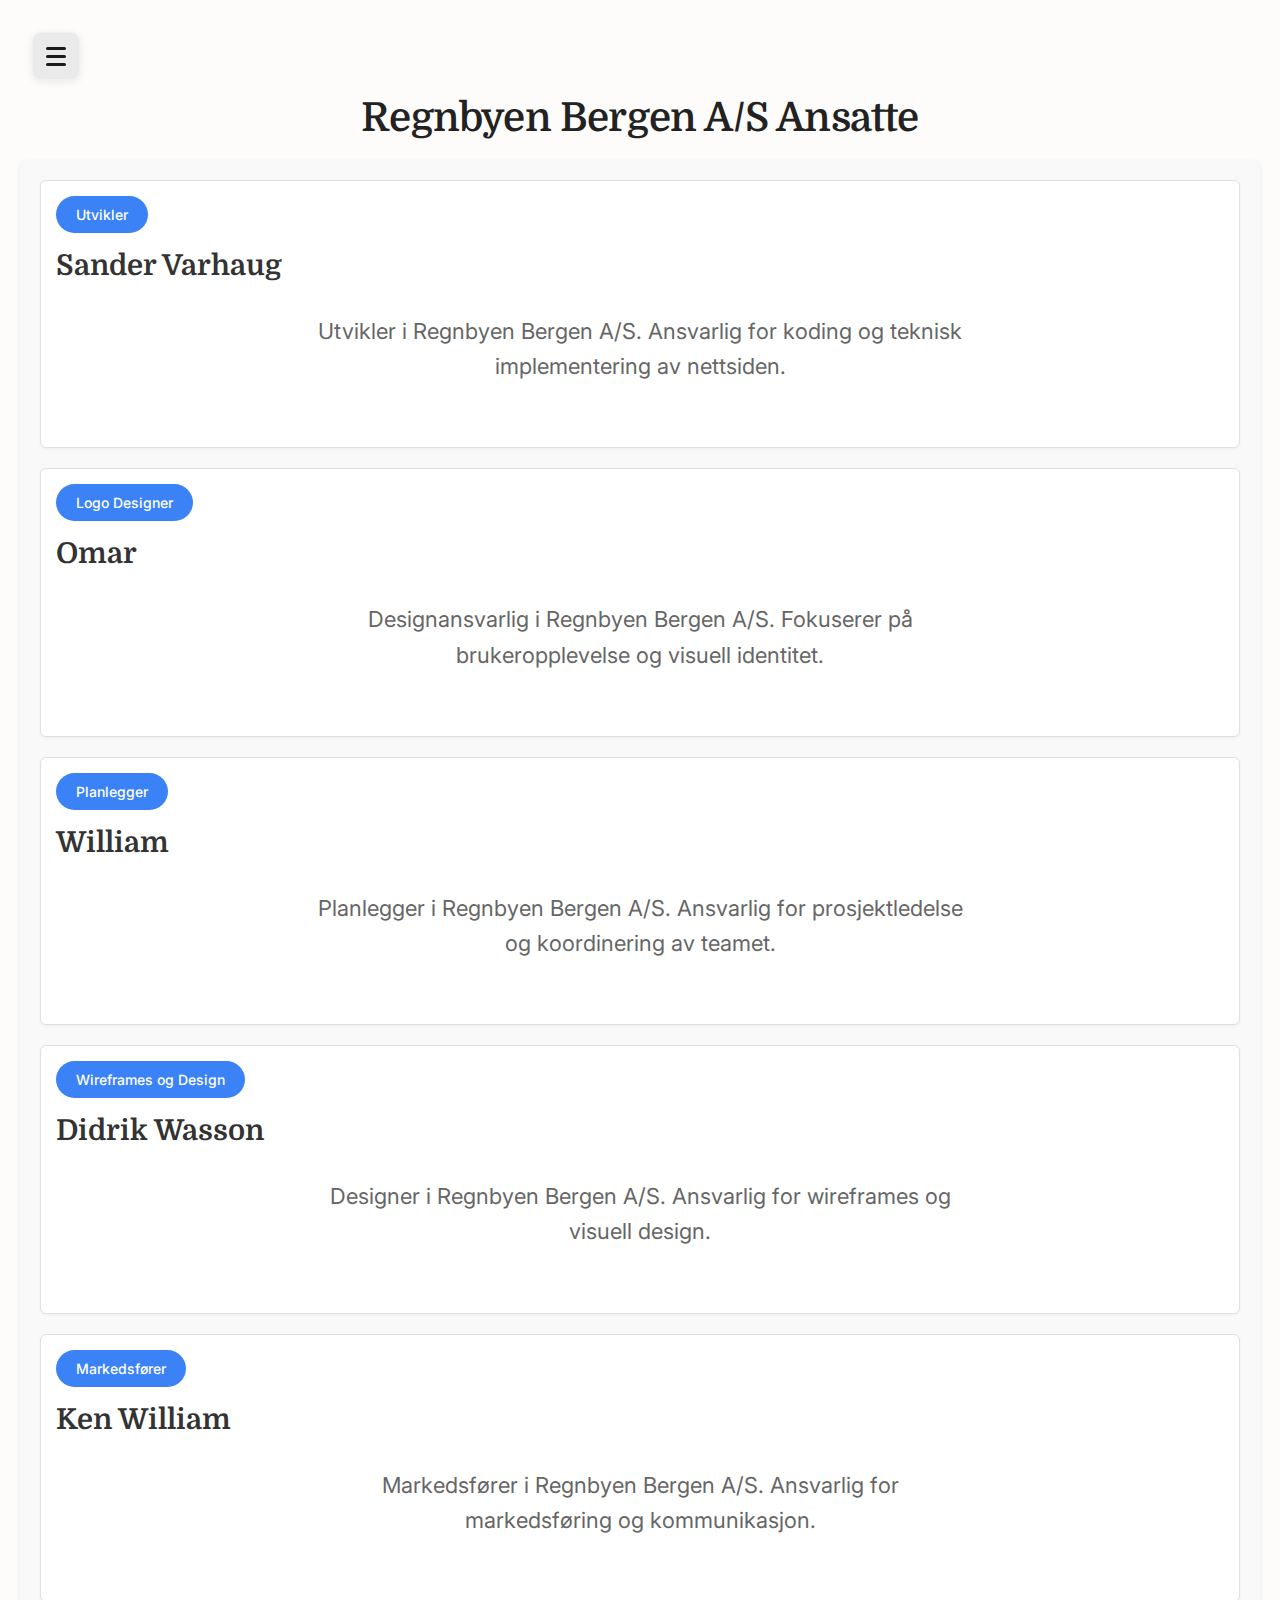
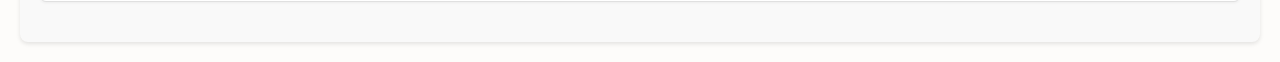
<file: RegnbyenBergen/MainPage/OmOss/OmOss.html>
<html>
    <head>
        <title>Om Oss</title>
        <link rel="stylesheet" href="OmOssStyleSheet.css">
        <link rel="stylesheet" href="../hjem2StyleSheet.css">
    </head>
    <body>
       <!-- Hamburger Menu -->
    <button class="menu-button" id="menuBtn">
        <span class="line"></span>
        <span class="line"></span>
        <span class="line"></span>
    </button>

    <div class="dropdown-menu" id="menu">
        <a href="index.html">Hjem</a>
        <a href="ProduktSide/ProduktSide.html">Produkter</a>
        <a href="OmOss/OmOss.html">Om Oss</a>
    </div>
        <h1 class="omoss-h1">Regnbyen Bergen A/S Ansatte</h1>
        <div class="omoss-container">
            <div class="omoss-card">
                <button class = "omoss-button">Utvikler</button>
                <h2 class="omoss-h2">Sander Varhaug</h2>
                <p class="omoss-p">Utvikler i Regnbyen Bergen A/S. Ansvarlig for koding og teknisk implementering av nettsiden.</p>
            </div>

            <div class="omoss-card">
                <button class = "omoss-button">Logo Designer</button>
                <h2 class="omoss-h2">Omar</h2>
                <p class="omoss-p">Designansvarlig i Regnbyen Bergen A/S. Fokuserer på brukeropplevelse og visuell identitet.</p>
            </div>

            <div class="omoss-card">
                <button class = "omoss-button">Planlegger</button>
                <h2 class="omoss-h2">William</h2>
                <p class="omoss-p">Planlegger i Regnbyen Bergen A/S. Ansvarlig for prosjektledelse og koordinering av teamet.</p>
            </div>

            <div class="omoss-card">
                <button class = "omoss-button">Wireframes og Design</button>
                <h2 class="omoss-h2">Didrik Wasson</h2>
                <p class="omoss-p">Designer i Regnbyen Bergen A/S. Ansvarlig for wireframes og visuell design.</p>
            </div>

            <div class="omoss-card">
                <button class = "omoss-button">Markedsfører</button>
                <h2 class="omoss-h2">Ken William</h2>
                <p class="omoss-p">Markedsfører i Regnbyen Bergen A/S. Ansvarlig for markedsføring og kommunikasjon.</p>
        </div>
    </body>
    <script>
         const menuBtn = document.getElementById('menuBtn');
        const menu = document.getElementById('menu');

        menuBtn.addEventListener('click', function() {
            menuBtn.classList.toggle('active');
            menu.classList.toggle('active');
        });

        document.addEventListener('click', function(e) {
            if (!menuBtn.contains(e.target) && !menu.contains(e.target)) {
                menuBtn.classList.remove('active');
                menu.classList.remove('active');
            }
        });
    </script>
</html>
</file>
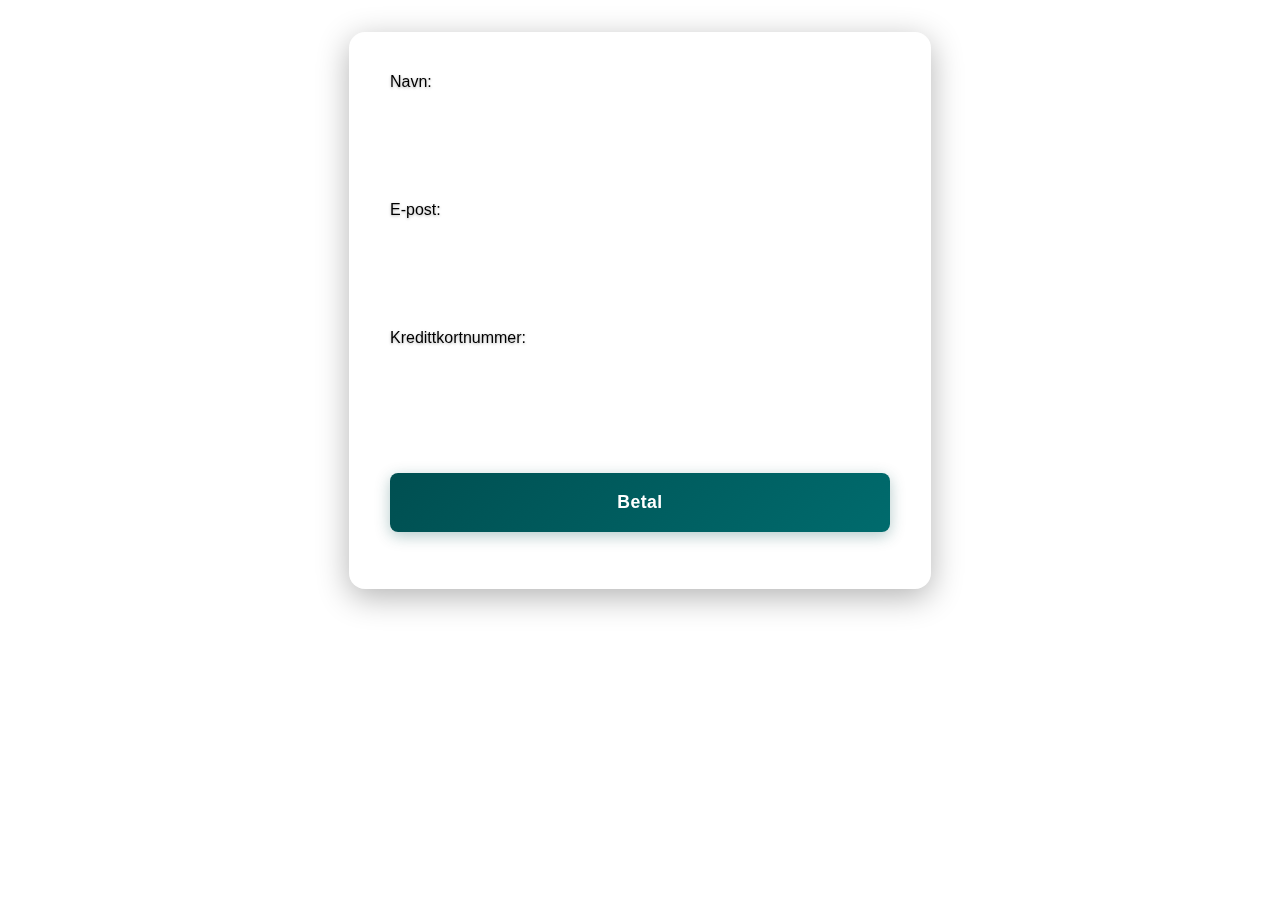
<file: RegnbyenBergen/MainPage/ProduktSide/Betaling.html>
<html>
    <head>
        <title>Betaling</title>
        <link rel="stylesheet" href="Betaling.css">
    </head>
    <body>
        <div class="paymentform">
            <form action="#" method="POST">
                <label for="name">Navn:</label>
                <input type="text" id="name" name="name" required>

                <label for="email">E-post:</label>
                <input type="email" id="email" name="email" required>

                <label for="card">Kredittkortnummer:</label>
                <input type="text" id="card" name="card" required>

                <button type="submit">Betal</button>
            </form>
        </div>
    </body>
</html>
</file>
<file: RegnbyenBergen/MainPage/OmOss/OmOssStyleSheet.css>
@import url('https://fonts.googleapis.com/css2?family=Inter:wght@300;400;500;600;700&display=swap');
@import url('https://fonts.googleapis.com/css2?family=Domine:wght@400..700&display=swap');



* {
    box-sizing: border-box;
    margin: 0;
    padding: 0;
    font-family: 'Inter', -apple-system, BlinkMacSystemFont, sans-serif;
}


body {
    background-color: #ffffff;
    color: #333333;
    margin: 0;
    padding: 0;
}



.omoss-h1 {
    font-family: 'Domine', serif;
    font-size: 2.5em;
    text-align: center;
    margin-bottom: 20px;
    color: #222222;
}
.omoss-container {
    margin: 20px;
    padding: 20px;
    background-color: #f9f9f9;
    border-radius: 8px;
    box-shadow: 0 2px 4px rgba(0, 0, 0, 0.1);
}
.omoss-card {
    background-color: #ffffff;
    border: 1px solid #e0e0e0;
    border-radius: 6px;
    padding: 15px;
    margin-bottom: 20px;
    box-shadow: 0 1px 3px rgba(0, 0, 0, 0.05);
}
.omoss-button {
    background: #3b82f6;
    color: #fff;
    display: inline-block;
    padding: 0.625rem 1.25rem;
    border-radius: 24px;
    margin-bottom: 1rem;
    border: none;
    font-size: 0.875rem;
    font-weight: 500;
    text-decoration: none;
    transition: all 0.2s ease;
    position: relative;
    z-index: 15;
    
}
.omoss-button:hover {
    background-color: #005fa3;
}
.omoss-h2 {
    font-size: 1.8em;
    font-family: 'Domine', serif;
    color: #333333;
    margin-bottom: 10px;
}
.omoss-p {
    color: #666666;
    line-height: 1.6;
}
</file>
<file: RegnbyenBergen/MainPage/hjem2StyleSheet.css>
/* ===== GOOGLE FONTS ===== */
@import url('https://fonts.googleapis.com/css2?family=Inter:wght@300;400;500;600;700&display=swap');
@import url('https://fonts.googleapis.com/css2?family=Domine:wght@400..700&display=swap');

/* ===== RESET ===== */
* {
  box-sizing: border-box;
  margin: 0;
  padding: 0;
  font-family: 'Inter', -apple-system, BlinkMacSystemFont, sans-serif;
}

body {
  background: #fdfcfa;
  color: #1a1a1a;
  position: relative;
  min-height: 100vh;
  -webkit-font-smoothing: antialiased;
  -moz-osx-font-smoothing: grayscale;
}

/* ===== ANIMASJONER ===== */
@keyframes fadeInUp {
  from {
    opacity: 0;
    transform: translateY(30px);
  }
  to {
    opacity: 1;
    transform: translateY(0);
  }
}

@keyframes spin {
  to { transform: rotate(360deg); }
}

@keyframes bounce {
    0%, 100% {
        transform: translateY(0);
    }
    50% {
        transform: translateY(-15px);
    }
}

@keyframes occasionalBounce {
    0%, 15%, 100% {
        transform: translateY(0);
    }
    5%, 10% {
        transform: translateY(15px);
    }
}

/* ===== VIDEO SECTION ===== */
.video-section {
    position: relative;
    width: calc(100% - 1rem);
    height: 98vh;
    overflow: hidden;
    background: #fdfcfa;
    border-radius: 24px;
    margin: 0.5rem auto;
    overflow: hidden;
}

.video-container {
  position: absolute;
  top: 0;
  left: 0;
  width: 100%;
  height: 100%;
  z-index: 1;
  border-radius: 24px;
  overflow: hidden;
}

.video-background {
  position: absolute;
  top: 50%;
  left: 50%;
  min-width: 100%;
  min-height: 100%;
  width: auto;
  height: auto;
  transform: translate(-50%, -50%);
  object-fit: cover;
  z-index: 0;
  border-radius: 24px;
}

.video-controls {
  position: fixed;
  bottom: 3rem;
  right: 3rem;
  z-index: 10000;
  display: flex;
  gap: 0.75rem;
}

.control-btn {
  width: 48px;
  height: 48px;
  background: rgba(255, 255, 255, 0.9);
  backdrop-filter: blur(10px);
  border: 1px solid rgba(0, 0, 0, 0.1);
  border-radius: 50%;
  color: #1a1a1a;
  font-size: 1.1rem;
  cursor: pointer;
  transition: all 0.2s ease;
  display: flex;
  align-items: center;
  justify-content: center;
  box-shadow: 0 2px 8px rgba(0, 0, 0, 0.08);
}

.control-btn:hover,
.control-btn:focus {
  background: rgba(255, 255, 255, 1);
  transform: scale(1.05);
  box-shadow: 0 4px 12px rgba(0, 0, 0, 0.12);
  outline: none;
}

.scroll-indicator {
  position: absolute;
  bottom: 4rem;
  left: 50%;
  transform: translateX(-50%);
  z-index: 10;
  opacity: 0.6;
  animation: fadeInUp 1s ease-out 1s both;
}

.scroll-arrow {
  color: #ffffffff;
  font-size: 1.5rem;
  animation: occasionalBounce 8s ease-in-out infinite;
  animation-delay: 4s;
}

@media (max-width: 768px) {
    .video-section {
        width: calc(100% - 2rem); /* Smaller margins on mobile */
        margin: 1rem auto;
        border-radius: 16px;
    }
}

    .video-container,
    .video-background {
        border-radius: 16px;
    }
}

/* ===== MUTE INDICATOR ===== */
.mute-indicator {
  position: fixed;
  top: 2rem;
  right: 2rem;
  z-index: 10000;
  background: rgba(0, 0, 0, 0.9);
  color: #fff;
  padding: 0.75rem 1.25rem;
  border-radius: 24px;
  font-size: 0.875rem;
  font-weight: 500;
  opacity: 0;
  transition: opacity 0.3s ease;
  pointer-events: none;
}

.mute-indicator.show {
  opacity: 1;
}

/* ===== LOADING SCREEN ===== */
.loading-screen {
  position: fixed;
  top: 0;
  left: 0;
  width: 100%;
  height: 100%;
  background: #fdfcfa;
  display: flex;
  justify-content: center;
  align-items: center;
  z-index: 9999;
  transition: opacity 0.5s ease;
}

.loading-screen.hidden {
  opacity: 0;
  pointer-events: none;
}

.spinner {
  width: 48px;
  height: 48px;
  border: 2px solid rgba(0, 0, 0, 0.1);
  border-top-color: #1a1a1a;
  border-radius: 50%;
  animation: spin 0.8s linear infinite;
}

/* ===== CONTENT SECTION ===== */
.content-section {
  position: relative;
  z-index: 2;
  padding: 4rem 0;
  max-width: 1400px;
  margin: 0 auto;
}

/* ===== HAMBURGER MENU ===== */
.menu-button {
  position: fixed;
  top: 2rem;
  left: 2rem;
  width: 48px;
  height: 48px;
    background: rgba(165, 167, 168, 0.2);
    backdrop-filter: blur(8px);
    -webkit-backdrop-filter: blur(8px);
    border: 1px solid rgba(255, 255, 255, 0.3);
    box-shadow: 0 8px 32px 0 rgba(31, 38, 135, 0.15);
  border-radius: 20%;
  cursor: pointer;
  display: flex;
  flex-direction: column;
  justify-content: center;
  align-items: center;
  gap: 5px;
  z-index: 10001;
  box-shadow: 0 2px 8px rgba(0, 0, 0, 0.08);
  transition: all 0.2s ease;
}

.menu-button:hover,
.menu-button:focus {
    background: rgba(255, 255, 255, 0.25);
    border: 1px solid rgba(255, 255, 255, 0.4);
    box-shadow: 0 8px 32px 0 rgba(31, 38, 135, 0.2);
}

.menu-button .line {
  width: 20px;
  height: 3px;
  background: #1a1a1a;
  border-radius: 2px;
  transition: 0.3s ease;
}
.menu-button{
  /* border: none; */
}
.menu-button.active{
  border: none;
  background: inherit;
  backdrop-filter: none;
  box-shadow: none;
  
}
.menu-button.active .line:nth-child(1) {
  transform: rotate(45deg) translate(6px, 6px);
}

.menu-button.active .line:nth-child(2) {
  opacity: 0;
}

.menu-button.active .line:nth-child(3) {
  transform: rotate(-45deg) translate(6px, -6px);
}

.dropdown-menu {
  position: fixed;
  top: 2rem;
  left: 2rem;
  padding: 1rem;
  width: 200px;
  background: rgba(255, 255, 255, 0.98);
  backdrop-filter: blur(20px);
  border: 1px solid rgba(0, 0, 0, 0.1);
  border-radius: 16px;
  padding: 1rem;
  box-shadow: 0 8px 32px rgba(0, 0, 0, 0.12);
  opacity: 0;
  visibility: hidden;
  transform: translateY(-10px);
  transition: all 0.2s ease;
  z-index: 10000;
}
#menu a{
}
#menu a:nth-child(1){
  margin-top: 2rem;
}

.dropdown-menu.active {
  opacity: 1;
  visibility: visible;
  transform: translateY(0);

}

.dropdown-menu a {
  display: block;
  color: #1a1a1a;
  text-decoration: none;
  padding: 1rem 1.25rem;
  transition: all 0.2s ease;
  border-radius: 8px;
  font-weight: 500;
  font-size: 0.95rem;
}

.dropdown-menu a:hover,
.dropdown-menu a:focus {
  background: rgba(0, 0, 0, 0.04);
  outline: none;
}

/* ===== TYPOGRAPHY ===== */
h1, .h1standard {
  font-family: 'Domine', serif;
  text-align: center;
  color: #1a1a1a;
  font-size: clamp(2.5rem, 5vw, 4rem);
  font-weight: 600;
  margin: 6rem auto 2rem;
  max-width: 1000px;
  line-height: 1.1;
  letter-spacing: -0.02em;
  padding: 0 2rem;
  animation: fadeInUp 0.8s ease-out;
}

p, .standard {
  text-align: center;
  color: #4a4a4a;
  font-size: clamp(1.125rem, 2vw, 1.375rem);
  font-weight: 400;
  margin: 2rem auto 3rem;
  max-width: 720px;
  line-height: 1.7;
  padding: 0 2rem;
  animation: fadeInUp 0.8s ease-out 0.2s both;
}


/* ===== CARDS ===== */
.content-wrapper {
  margin: 4rem auto;
  max-width: 1400px;
  display: grid;
  grid-template-columns: repeat(auto-fit, minmax(320px, 1fr));
  gap: 2rem;
  padding: 0 2rem;
}

.card {
  border: 1px solid rgba(0, 0, 0, 0.08);
  margin: 0;
  position: relative;
  height: 28rem;
  overflow: hidden;
  border-radius: 20px;
  box-shadow: 0 4px 24px rgba(0, 0, 0, 0.06);
  transition: all 0.4s cubic-bezier(0.4, 0, 0.2, 1);
  background: #ffffff;
}

.card:hover,
.card:focus-within {
  transform: translateY(-4px);
  box-shadow: 0 12px 48px rgba(0, 0, 0, 0.12);
  border-color: rgba(0, 0, 0, 0.12);
}

.card-link {
  position: absolute;
  top: 0;
  left: 0;
  width: 100%;
  height: 100%;
  z-index: 10;
  display: block;
  text-decoration: none;
}

.card-image {
  width: 100%;
  height: 100%;
  object-fit: cover;
  transition: transform 0.6s cubic-bezier(0.4, 0, 0.2, 1);
}

.card:hover .card-image {
  transform: scale(1.05);
}

.card__text-wrapper {
  position: absolute;
  bottom: 0;
  left: 0;
  right: 0;
  padding: 2rem;
  color: #1a1a1a;
  background: linear-gradient(to top, rgba(255, 255, 255, 0.98), rgba(255, 255, 255, 0));
  backdrop-filter: blur(10px);
  z-index: 3;
}

.card__title {
  color: #1a1a1a;
  font-size: 1.5rem;
  font-weight: 600;
  margin-bottom: 0.5rem;
  letter-spacing: -0.01em;
}

.card__small-text {
  font-size: 0.875rem;
  margin-bottom: 0.75rem;
  color: #666;
  font-weight: 500;
}

.card__details-wrapper {
  max-height: 0;
  opacity: 0;
  overflow: hidden;
  transition: max-height 0.4s ease, opacity 0.4s ease;
}

.card:hover .card__details-wrapper {
  max-height: 200px;
  opacity: 1;
}

.card__paragraph {
  font-weight: 400;
  line-height: 1.6;
  margin-bottom: 1rem;
  color: #4a4a4a;
  font-size: 0.95rem;
}

.card__link {
  background: #3b82f6; /* Changed from #ffb13cff */
  color: #fff;
  display: inline-block;
  padding: 0.625rem 1.25rem;
  border-radius: 24px;
  margin-top: 0.5rem;
  border: none;
  font-size: 0.875rem;
  font-weight: 500;
  text-decoration: none;
  transition: all 0.2s ease;
  position: relative;
  z-index: 15;
}

.card__link:hover,
.card__link:focus {
  background: #2563eb; /* Changed from #c07300ff */
  transform: translateY(-2px);
  outline: none;
  box-shadow: 0 4px 12px rgba(0, 0, 0, 0.2);
}

/* ===== HERO ===== */
.hero {
  background: #ffffff;
  border: 1px solid rgba(0, 0, 0, 0.08);
  border-radius: 24px;
  margin: 6rem auto;
  max-width: 1400px;
  box-shadow: 0 4px 24px rgba(0, 0, 0, 0.06);
  overflow: hidden;
}

.hero-container {
  display: grid;
  grid-template-columns: 1fr 1fr;
  align-items: center;
  min-height: 500px;
  gap: 4rem;
}

.hero-content {
  padding: 4rem;
  color: #1a1a1a;
}

.hero-title {
  font-size: clamp(2rem, 4vw, 3.5rem);
  font-weight: 600;
  margin-bottom: 1.5rem;
  color: #1a1a1a;
  line-height: 1.1;
  letter-spacing: -0.02em;
}

.hero-text {
  font-size: 1.125rem;
  line-height: 1.7;
  margin-bottom: 2rem;
  color: #4a4a4a;
  font-weight: 400;
}

.hero-buttons {
  display: flex;
  gap: 1rem;
  flex-wrap: wrap;
}

.hero-btn {
  padding: 1rem 2rem;
  font-size: 1rem;
  font-weight: 500;
  cursor: pointer;
  text-decoration: none;
  border-radius: 48px;
  transition: all 0.2s ease;
  border: none;
}

.hero-btn-primary {
  background: #3b82f6; /* Changed from #ffb13cff */
  color: #fff;
}

.hero-btn-primary:hover,
.hero-btn-primary:focus {
  background: #1d4ed8; /* Changed from #a56b00ff */
  transform: translateY(-2px);
  box-shadow: 0 4px 16px rgba(0, 0, 0, 0.2);
  outline: none;
}

.hero-btn-secondary {
  background: transparent;
  color: #1a1a1a;
  border: 1px solid rgba(0, 0, 0, 0.2);
}

.hero-btn-secondary:hover,
.hero-btn-secondary:focus {
  background: rgba(0, 0, 0, 0.04);
  border-color: rgba(0, 0, 0, 0.3);
  transform: translateY(-2px);
  outline: none;
}

.hero-image {
  padding: 2rem;
  display: flex;
  align-items: center;
  justify-content: center;
  overflow: hidden;
}

.hero-image img {
  width: 100%;
  height: auto;
  object-fit: cover;
  border-radius: 16px;
}

/* ===== PRICING ===== */
.pricing-table {
  display: grid;
  grid-template-columns: repeat(auto-fit, minmax(320px, 1fr));
  gap: 2rem;
  max-width: 1400px;
  margin: 6rem auto;
  padding: 0 2rem;
}

.pricing-card {
  background: #ffffff;
  border: 1px solid rgba(0, 0, 0, 0.08);
  border-radius: 20px;
  padding: 3rem;
  box-shadow: 0 4px 24px rgba(0, 0, 0, 0.06);
  text-align: center;
  transition: all 0.4s cubic-bezier(0.4, 0, 0.2, 1);
  position: relative;
}

.pricing-card:hover,
.pricing-card:focus-within {
  transform: translateY(-4px);
  box-shadow: 0 12px 48px rgba(0, 0, 0, 0.12);
  border-color: rgba(0, 0, 0, 0.12);
}

.pricing-card.featured {
  border: 2px solid #3b82f6; /* Changed from #ffb13cff */
  background: linear-gradient(135deg, #fafafa 0%, #ffffff 100%);
}

.pricing-card.featured::before {
  content: "MEST POPULÆR";
  position: absolute;
  top: -14px;
  left: 50%;
  transform: translateX(-50%);
  background: #1a1a1a;
  color: #fff;
  padding: 0.5rem 1.5rem;
  border-radius: 24px;
  font-size: 0.75rem;
  font-weight: 600;
  letter-spacing: 0.5px;
}

.pricing-title {
  font-size: 1.5rem;
  font-weight: 600;
  color: #1a1a1a;
  margin-bottom: 1rem;
  letter-spacing: -0.01em;
}

.pricing-price {
  font-size: 3rem;
  font-weight: 600;
  color: #1a1a1a;
  margin-bottom: 2rem;
  letter-spacing: -0.02em;
}

.pricing-features {
  list-style: none;
  padding: 0;
  margin: 0 0 2.5rem 0;
  text-align: left;
}

.pricing-features li {
  color: #4a4a4a;
  font-size: 1rem;
  line-height: 1.7;
  margin-bottom: 0.75rem;
  padding-left: 1.75rem;
  position: relative;
  font-weight: 400;
}

.pricing-features li::before {
  content: "✓";
  position: absolute;
  left: 0;
  color: #1a1a1a;
  font-weight: 600;
  font-size: 1.1rem;
}

.pricing-button {
  display: inline-block;
  background: #1a1a1a;
  color: #fff;
  padding: 1rem 2rem;
  border-radius: 48px;
  text-decoration: none;
  font-weight: 500;
  font-size: 1rem;
  border: none;
  width: 100%;
  transition: all 0.2s ease;
}

.pricing-button:hover,
.pricing-button:focus {
  background: #000;
  transform: translateY(-2px);
  box-shadow: 0 4px 16px rgba(0, 0, 0, 0.2);
  outline: none;
}

/* ===== RESPONSIVE ===== */
@media (max-width: 1024px) {
  .hero-container {
    gap: 2rem;
  }
  
  .hero-content {
    padding: 3rem;
  }
}

@media (max-width: 768px) {
  .content-section {
    padding: 2rem 0;
  }

  h1, .h1standard {
    margin: 4rem auto 1.5rem;
  }

  .content-wrapper {
    grid-template-columns: 1fr;
    padding: 0 1rem;
    gap: 1.5rem;
  }

  .card {
    height: 24rem;
  }

  .hero-container {
    grid-template-columns: 1fr;
    gap: 0;
  }

  .hero-content {
    padding: 3rem 2rem;
  }

  .hero-image {
    padding: 0 2rem 2rem;
  }

  .pricing-table {
    grid-template-columns: 1fr;
    padding: 0 1rem;
  }

  .pricing-card.featured {
    margin-top: 1rem;
  }

  .video-controls {
    bottom: 1.5rem;
    right: 1.5rem;
  }

  .control-btn {
    width: 42px;
    height: 42px;
  }
}

@media (max-width: 480px) {
  .hero-content {
    padding: 2rem 1.5rem;
  }

  .content-wrapper {
    padding: 0 1rem;
  }

  .pricing-card {
    padding: 2rem 1.5rem;
  }
}

/* ===== WCAG COMPLIANCE ===== */
*:focus-visible {
  outline: 2px solid #1a1a1a;
  outline-offset: 2px;
}

@media (prefers-contrast: high) {
  body {
    background: #ffffff;
  }

  .card, .hero, .pricing-card {
    border: 2px solid #000000;
  }

  h1, .h1standard, p, .standard {
    color: #000000;
  }
}

@media (prefers-reduced-motion: reduce) {
  *, *::before, *::after {
    animation-duration: 0.01ms !important;
    animation-iteration-count: 1 !important;
    transition-duration: 0.01ms !important;
  }

  .scroll-arrow {
    animation: none;
  }
}

/* For focus states, update: */
.search-input:focus,
.filter-select:focus {
    border-color: #3b82f6; /* Changed from #ffb13cff */
    box-shadow: 0 0 0 3px rgba(59, 130, 246, 0.2); /* Changed rgba value to match new blue */
}

/* Text anim */
.sticky-wrap {
    position: sticky;
    top: 0;
    height: 100vh;
    display: flex;
    justify-content: center;
    align-items: center;
    background: #ffffff;
    z-index: 2;
    margin: 0.5rem auto;
    width: calc(100% - 1rem);
    border-radius: 24px;
    border: 1px solid rgba(0, 0, 0, 0.08);
    box-shadow: 0 4px 24px rgba(0, 0, 0, 0.06);
}

.headline {
    font-family: 'Domine', serif;
    font-size: clamp(2.5rem, 5vw, 4rem);
    line-height: 1.1;
    text-align: center;
    color: #1a1a1a;
    font-weight: 400;
    max-width: 1000px;
    margin: 0 auto;
    white-space: pre; 
}

.letter {
    display: inline-block;
    vertical-align: middle;
    line-height: 1.1;
    transform: translate3d(0, -80px, 0);
    opacity: 0;
    will-change: transform, opacity;
    font-weight: 400;
    font-family: inherit;
}

.letter.highlight {
  color: #005397ff; /* blå, bytt til fargen du vil */
  font-weight: 800;
}
</file>
<file: RegnbyenBergen/MainPage/ProduktSide/Betaling.css>
/* Betalingsskjema */
.paymentform {
    background: rgba(255, 255, 255, 0.05);
    backdrop-filter: blur(10px);
    border-radius: 1rem;
    padding: 2.5rem;
    margin: 2rem auto;
    max-width: 500px;
    box-shadow: 0 8px 32px rgba(0, 0, 0, 0.3);
    border: 1px solid rgba(255, 255, 255, 0.1);
}

.paymentform form {
    display: flex;
    flex-direction: column;
    gap: 1.5rem;
}

.paymentform label {
    color: #000000ff;
    font-weight: 500;
    font-size: 1rem;
    margin-bottom: 0.5rem;
    font-family: 'Open Sans', sans-serif;
    text-shadow: 0 1px 3px rgba(0, 0, 0, 0.3);
}

.paymentform input[type="text"],
.paymentform input[type="email"] {
    width: 100%;
    padding: 1rem;
    border: 2px solid rgba(255, 255, 255, 0.2);
    border-radius: 0.5rem;
    background: rgba(255, 255, 255, 0.1);
    color: #000000ff;
    font-size: 1rem;
    font-family: 'Open Sans', sans-serif;
    transition: all 0.3s ease;
    backdrop-filter: blur(5px);
}

.paymentform input[type="text"]:focus,
.paymentform input[type="email"]:focus {
    outline: none;
    border-color: #004F51;
    background: rgba(255, 255, 255, 0.15);
    box-shadow: 0 0 0 3px rgba(0, 79, 81, 0.3);
    transform: translateY(-2px);
}

.paymentform input::placeholder {
    color: rgba(116, 116, 116, 0.5);
}

.paymentform button[type="submit"] {
    background: linear-gradient(135deg, #004F51, #006B6D);
    color: white;
    padding: 1.2rem 2rem;
    border: none;
    border-radius: 0.5rem;
    font-size: 1.1rem;
    font-weight: 600;
    font-family: 'Open Sans', sans-serif;
    cursor: pointer;
    transition: all 0.3s ease;
    box-shadow: 0 4px 15px rgba(0, 79, 81, 0.3);
    letter-spacing: 0.5px;
    margin-top: 1rem;
}

.paymentform button[type="submit"]:hover {
    background: linear-gradient(135deg, #006B6D, #008A8C);
    transform: translateY(-3px);
    box-shadow: 0 6px 20px rgba(0, 79, 81, 0.4);
}

.paymentform button[type="submit"]:active {
    transform: translateY(-1px);
    box-shadow: 0 4px 15px rgba(0, 79, 81, 0.5);
}

.paymentform .form-group {
    display: flex;
    flex-direction: column;
}

/* Hover effects for inputs */
.paymentform input[type="text"]:hover,
.paymentform input[type="email"]:hover {
    border-color: rgba(255, 255, 255, 0.4);
    background: rgba(255, 255, 255, 0.12);
}

.paymentform button[type="submit"]:disabled {
    background: rgba(255, 255, 255, 0.2);
    cursor: not-allowed;
    transform: none;
    box-shadow: none;
}


@media (max-width: 768px) {
    .paymentform {
        margin: 1rem;
        padding: 2rem;
        max-width: none;
    }
    
    .paymentform input[type="text"],
    .paymentform input[type="email"] {
        padding: 0.9rem;
        font-size: 0.95rem;
    }
    
    .paymentform button[type="submit"] {
        padding: 1rem 1.5rem;
        font-size: 1rem;
    }
}

@media (max-width: 480px) {
    .paymentform {
        padding: 1.5rem;
        margin: 0.5rem;
    }
    
    .paymentform label {
        font-size: 0.9rem;
    }
    
    .paymentform input[type="text"],
    .paymentform input[type="email"] {
        padding: 0.8rem;
        font-size: 0.9rem;
    }
    
    .paymentform button[type="submit"] {
        padding: 0.9rem 1.2rem;
        font-size: 0.95rem;
    }
}
</file>
